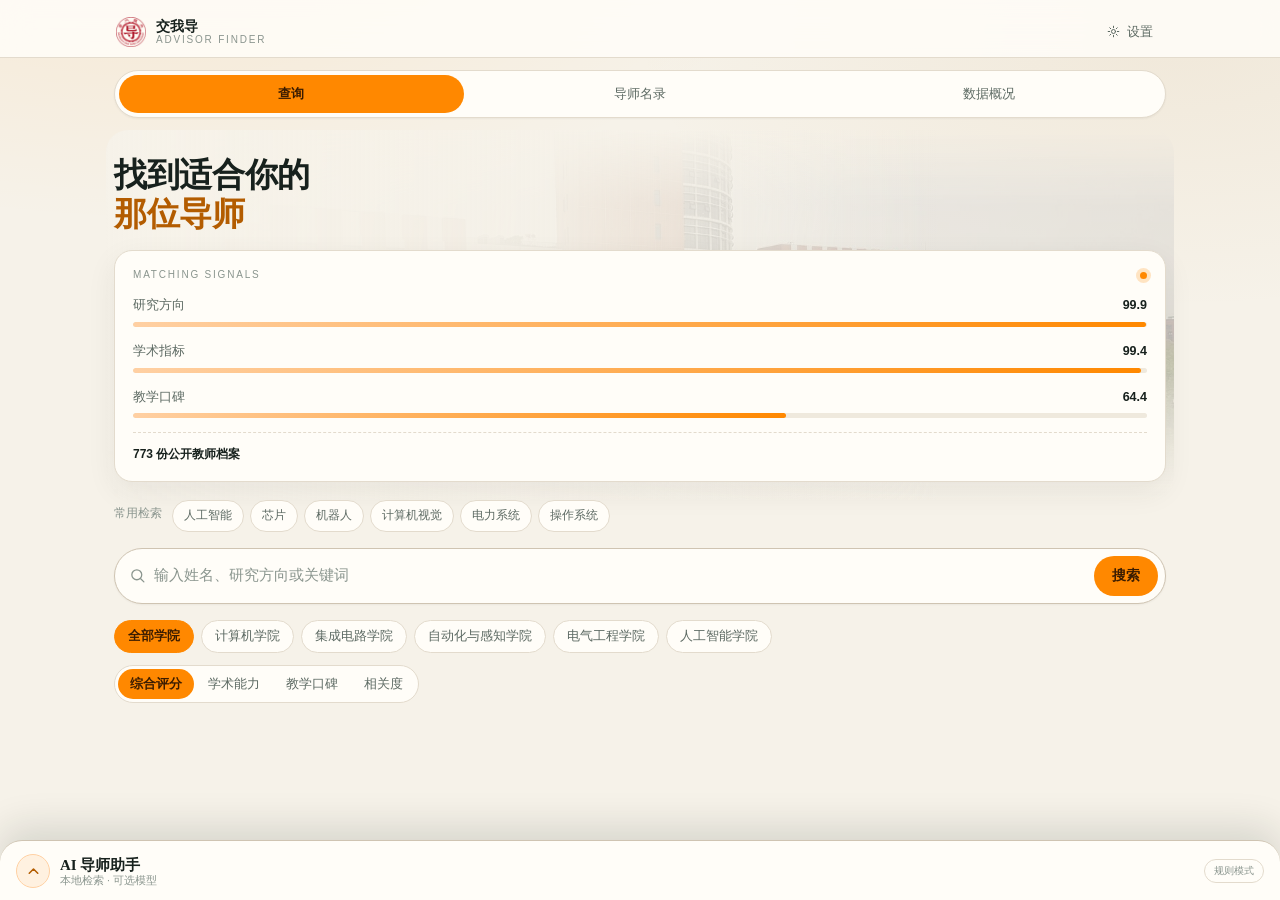
<file: mobile/android/assets/www/index.html>
<!DOCTYPE html>
<html lang="zh-CN" data-theme="light">
<head>
  <meta charset="UTF-8">
  <meta name="viewport" content="width=device-width, initial-scale=1.0, maximum-scale=1.0, user-scalable=no, viewport-fit=cover">
  <meta name="color-scheme" content="light dark">
  <meta name="theme-color" content="#f6f2e9">
  <title>交我导</title>
  <link rel="icon" href="img/icon.png">
  <link rel="stylesheet" href="css/style.css?v=20261123v27">
  <link rel="stylesheet" href="mobile.css?v=20261123v27">
  <script>
    /* 在样式生效前恢复主题，避免刷新后闪回浅色 */
    try {
      var saved = localStorage.getItem("theme");
      if (saved === "dark" || saved === "light") {
        document.documentElement.dataset.theme = saved;
      }
    } catch (e) { /* 忽略 */ }
  </script>
</head>
<body>
  <header class="topbar">
    <div class="topbar-inner">
      <a class="brand" href="#" id="brand-home">
        <img class="brand-mark" src="img/icon.png" alt="">
        <span class="brand-text">
          <span class="brand-name" data-i18n="brand.name">交我导</span>
          <span class="brand-sub" data-i18n="brand.sub">ADVISOR FINDER</span>
        </span>
      </a>
      <nav class="topnav">
        <button id="settings-btn" class="nav-btn" type="button">
          <svg viewBox="0 0 24 24" aria-hidden="true">
            <circle cx="12" cy="12" r="3.2"></circle>
            <path d="M12 3.5v2.4M12 18.1v2.4M3.5 12h2.4M18.1 12h2.4M6 6l1.7 1.7M16.3 16.3l1.7 1.7M18 6l-1.7 1.7M7.7 16.3l-1.7 1.7"></path>
          </svg>
          <span data-i18n="nav.settings">设置</span>
        </button>
      </nav>
    </div>
  </header>

  <main class="shell">
    <section id="view-search" class="view">
      <nav class="view-tabs" role="tablist">
        <button class="view-tab active" data-view="search" type="button">
          <span data-i18n="tabs.search">查询</span><em data-i18n="tabs.sub.search">SEARCH</em>
        </button>
        <button class="view-tab" data-view="directory" type="button">
          <span data-i18n="tabs.directory">导师名录</span><em data-i18n="tabs.sub.directory">DIRECTORY</em>
        </button>
        <button class="view-tab" data-view="overview" type="button">
          <span data-i18n="tabs.overview">数据概况</span><em data-i18n="tabs.sub.overview">OVERVIEW</em>
        </button>
      </nav>

      <section class="hero" data-pane="search">
        <div class="hero-copy">
          <h1 class="hero-title">
            <span data-i18n="hero.title1">找到适合你的</span><br>
            <span class="accent" data-i18n="hero.title2">那位导师</span>
          </h1>
        </div>
        <aside class="hero-panel">
          <div class="panel-top">
            <span class="panel-kicker" data-i18n="hero.panel">MATCHING SIGNALS</span>
            <span class="panel-dot"></span>
          </div>
          <div class="signal">
            <div class="signal-head"><span data-i18n="hero.signal.direction">研究方向</span><b id="signal-direction">0</b></div>
            <div class="signal-track"><i id="bar-direction" style="width:0%"></i></div>
          </div>
          <div class="signal">
            <div class="signal-head"><span data-i18n="hero.signal.academic">学术指标</span><b id="signal-academic">0</b></div>
            <div class="signal-track"><i id="bar-academic" style="width:0%"></i></div>
          </div>
          <div class="signal">
            <div class="signal-head"><span data-i18n="hero.signal.teaching">教学口碑</span><b id="signal-teaching">0</b></div>
            <div class="signal-track"><i id="bar-teaching" style="width:0%"></i></div>
          </div>
          <div class="panel-foot"><span id="panel-total">0</span> <span data-i18n="hero.panelFoot">份公开教师档案</span></div>
        </aside>
      </section>

      <section class="search-panel" data-pane="search">
        <div class="query-chips" id="query-chips">
          <span class="query-chips-label" data-i18n="chips.label">常用检索</span>
          <div class="query-chip-list">
            <button class="query-chip" data-q="人工智能" data-i18n="chip.ai" type="button">人工智能</button>
            <button class="query-chip" data-q="芯片" data-i18n="chip.chip" type="button">芯片</button>
            <button class="query-chip" data-q="机器人" data-i18n="chip.robot" type="button">机器人</button>
            <button class="query-chip" data-q="计算机视觉" data-i18n="chip.cv" type="button">计算机视觉</button>
            <button class="query-chip" data-q="电力系统" data-i18n="chip.power" type="button">电力系统</button>
            <button class="query-chip" data-q="操作系统" data-i18n="chip.os" type="button">操作系统</button>
          </div>
        </div>

        <form id="search-form" class="search-bar" role="search">
          <svg class="search-icon" viewBox="0 0 24 24" aria-hidden="true">
            <circle cx="11" cy="11" r="7"></circle>
            <path d="M16.5 16.5L21 21"></path>
          </svg>
          <input id="search-input" class="search-input" type="search" autocomplete="off"
                 placeholder="输入姓名、研究方向或关键词" data-i18n-placeholder="search.placeholder">
          <button id="clear-btn" class="clear-btn hidden" type="button" data-i18n="search.clear">清除</button>
          <button class="btn btn-primary" type="submit" data-i18n="search.button">搜索</button>
        </form>

        <div class="filters">
          <div id="college-pills" class="college-pills"></div>
          <div class="sort-wrap">
            <div id="sort-group" class="sort-group">
              <button class="sort-btn active" data-sort="score" type="button" data-i18n="sort.score">综合评分</button>
              <button class="sort-btn" data-sort="academic" type="button" data-i18n="sort.academic">学术能力</button>
              <button class="sort-btn" data-sort="teaching" type="button" data-i18n="sort.teaching">教学口碑</button>
              <button class="sort-btn" data-sort="relevance" type="button" data-i18n="sort.relevance">相关度</button>
            </div>
          </div>
        </div>
      </section>

      <section class="stats" id="stats" data-pane="directory"></section>

      <section id="results" class="results" data-pane="directory">
        <div class="results-head">
          <div>
            <span class="section-kicker" data-i18n="dir.kicker">DIRECTORY</span>
            <h2 class="results-title" data-i18n="dir.title">导师名录</h2>
          </div>
          <div class="results-tools">
            <button id="edit-query" class="ghost-link" type="button" data-i18n="dir.editQuery">修改检索条件</button>
            <span id="results-count" class="results-count"></span>
          </div>
        </div>
        <div id="results-list" class="results-list"></div>
        <div class="pagination" id="pagination">
          <button id="load-more" class="btn btn-ghost" type="button" data-i18n="dir.loadMore">加载更多</button>
        </div>
        <div id="empty" class="empty hidden">
          <p class="empty-title" data-i18n="dir.empty.title">没有找到匹配的教师</p>
          <p class="empty-sub" data-i18n="dir.empty.sub">试试更换关键词或学院</p>
        </div>
      </section>

      <section id="pane-overview" class="pane hidden" data-pane="overview">
        <header class="pane-head">
          <span class="section-kicker" data-i18n="insight.kicker">OVERVIEW</span>
          <h2 class="pane-title" data-i18n="insight.title">数据概况</h2>
        </header>

        <div class="insight-grid">
          <section class="panel">
            <div class="section-title" data-i18n="insight.colleges">学院分布</div>
            <div id="insight-colleges" class="chart-box chart-box-sm"></div>
          </section>

          <section class="panel">
            <div class="section-title" data-i18n="insight.coverage">字段覆盖率</div>
            <div id="insight-coverage" class="coverage-table"></div>
          </section>

          <section class="panel wide">
            <div class="section-title" data-i18n="insight.scores">综合评分分布</div>
            <div id="insight-scores" class="chart-box chart-box-sm"></div>
            <div id="insight-top" class="top-score-list"></div>
          </section>

          <section class="panel wide">
            <div class="section-title" data-i18n="insight.clusters">研究方向聚类</div>
            <div id="insight-clusters" class="cluster-grid"></div>
          </section>

          <section class="panel">
            <div class="section-title" data-i18n="insight.communities">研究相似社区</div>
            <div id="insight-communities" class="community-list"></div>
          </section>

          <section class="panel">
            <div class="section-title" data-i18n="insight.rules">关联规则</div>
            <div id="insight-rules" class="rule-table"></div>
          </section>
        </div>
      </section>
    </section>

    <section id="view-detail" class="view hidden">
      <div id="detail-root" class="detail-root"></div>
    </section>
  </main>

  <!-- AI 对话抽屉：本地教师库检索 + 可选 OpenAI 兼容 API（先检索证据再生成） -->
  <section id="ai-sheet" class="ai-sheet" data-state="peek" aria-label="AI 导师助手">
    <header id="ai-handle" class="ai-handle">
      <button id="ai-tri" class="ai-tri" type="button" aria-label="展开 AI 对话" aria-expanded="false">
        <svg viewBox="0 0 24 24" aria-hidden="true"><path d="M6 14.5l6-6 6 6"></path></svg>
      </button>
      <div class="ai-handle-copy">
        <span class="ai-handle-title" data-i18n="ai.title">AI 导师助手</span>
        <span class="ai-handle-sub" data-i18n="ai.sub.mobile">本地检索 · 可选模型</span>
      </div>
      <span id="ai-engine" class="ai-engine" data-i18n="ai.engine.rule">规则模式</span>
    </header>

    <div class="ai-body">
      <div id="ai-messages" class="ai-messages" role="log" aria-live="polite"></div>
      <div class="ai-composer-wrap">
        <div id="ai-suggest" class="ai-suggest"></div>
        <form id="ai-form" class="ai-composer">
          <textarea id="ai-input" class="ai-input" rows="1" maxlength="500"
                    placeholder="例如：我喜欢数据挖掘，推荐几位导师"
                    data-i18n-placeholder="ai.placeholder"></textarea>
          <div class="ai-composer-side">
            <button id="ai-clear" class="ai-clear" type="button" data-i18n="ai.clear">清空对话</button>
            <button id="ai-send" class="btn btn-primary ai-send" type="submit"
                    data-i18n="ai.send">发送</button>
          </div>
        </form>
        <div class="ai-foot">
          <span data-i18n="ai.disclaimer.mobile">回答优先依据本地教师库；启用 API 时会先检索证据再生成，结果仍可追溯。</span>
        </div>
      </div>
    </div>
  </section>

  <div id="settings-backdrop" class="settings-backdrop hidden"></div>
  <aside id="settings-drawer" class="settings-drawer hidden" role="dialog" aria-modal="true">
    <header class="settings-head">
      <div>
        <span class="section-kicker" data-i18n="settings.kicker">SETTINGS</span>
        <h2 data-i18n="settings.title">设置</h2>
      </div>
      <button id="settings-close" class="settings-close" type="button" aria-label="关闭">×</button>
    </header>

    <div class="settings-body">
      <section class="settings-group">
        <h3 class="settings-title" data-i18n="settings.appearance">外观</h3>
        <div class="seg" role="group">
          <button class="seg-btn" data-theme-choice="light" type="button" data-i18n="settings.theme.light">浅色</button>
          <button class="seg-btn" data-theme-choice="dark" type="button" data-i18n="settings.theme.dark">深色</button>
        </div>
      </section>

      <section class="settings-group">
        <h3 class="settings-title" data-i18n="settings.language">语言</h3>
        <div class="seg" role="group">
          <button class="seg-btn" data-lang-choice="zh" type="button">中文</button>
          <button class="seg-btn" data-lang-choice="en" type="button">English</button>
        </div>
      </section>

      <section class="settings-group">
        <h3 class="settings-title" data-i18n="settings.ai">AI 服务</h3>
        <label class="settings-check">
          <input id="ai-api-enabled" type="checkbox">
          <span data-i18n="settings.ai.enable">启用 API 回答</span>
        </label>
        <label class="settings-field">
          <span data-i18n="settings.ai.base">站点</span>
          <input id="ai-api-base" type="url" autocomplete="off" placeholder="https://api.deepseek.com/v1">
        </label>
        <label class="settings-field">
          <span data-i18n="settings.ai.model">模型</span>
          <input id="ai-api-model" type="text" autocomplete="off" placeholder="deepseek-flash">
        </label>
        <label class="settings-field">
          <span data-i18n="settings.ai.key">API Key</span>
          <input id="ai-api-key" type="password" autocomplete="new-password" placeholder="sk-...">
        </label>
        <div class="settings-actions">
          <button id="ai-api-save" class="btn btn-primary" type="button" data-i18n="settings.ai.save">保存</button>
          <button id="ai-api-test" class="btn btn-ghost" type="button" data-i18n="settings.ai.test">测试连接</button>
        </div>
        <p id="ai-api-status" class="settings-note"></p>
        <p class="settings-note" data-i18n="settings.ai.note">Key 仅保存在本机 WebView（localStorage），不写入项目仓库；共用设备请勿保存长期 Key。</p>
      </section>

      <section class="settings-group settings-foot">
        <h3 class="settings-title" data-i18n="settings.links">相关链接</h3>
        <a class="settings-link" target="_blank" rel="noopener"
           href="https://github.com/IcekyPrime/Mining-Faculty-Profiles-for-Personalized-Advisor-Recommendation"
           data-i18n="settings.github">GitHub 项目主页</a>
        <p class="settings-note" data-i18n="settings.disclaimer">数据来自各学院公开教师主页与公开学术接口，仅供课程学习；评分与排序仅作检索参考，不构成选导师建议。</p>
      </section>
    </div>
  </aside>

  <script src="js/mobile-env.js?v=20261123v27"></script>
  <script src="data.js?v=20261123v27"></script>
  <script src="js/mobile-api.js?v=20261123v27"></script>
  <script src="js/echarts.min.js?v=20261123v27"></script>
  <script src="js/i18n.js?v=20261123v27"></script>
  <script src="js/app.js?v=20261123v27"></script>
  <script src="js/mobile-chrome.js?v=20261123v27"></script>
  <script src="js/mobile-ai.js?v=20261123v27"></script>
</body>
</html>
</file>
<file: mobile/android/assets/www/css/style.css>
/* ================================================================
   交我导 · 前端样式
   设计参考：test 分支的米色底 + 绿色辅助色方案
   ================================================================ */

:root {
  --bg: #f6f2e9;
  --surface: #fffdf8;
  --surface-2: #efe9dd;
  --surface-3: #e8e0d1;
  --ink: #17211d;
  --ink-2: #5d6a63;
  --ink-3: #8a958e;
  --line: #e3dbcd;
  --line-strong: #cfc4b2;
  --accent: #ff8800;
  --accent-ink: #3a1c00;
  --accent-text: #b35c00;
  --accent-soft: #fff1e0;
  --accent-line: #ffd0a3;
  --danger: #c0392b;
  --gold: #b27a2c;
  --gold-soft: #faf0db;
  --gold-line: #ecd6ad;
  --topbar: rgba(255, 253, 248, 0.86);
  --shadow-sm: 0 1px 2px rgba(37, 43, 37, 0.05);
  --shadow-md: 0 10px 30px rgba(37, 43, 37, 0.07);
  --shadow-lg: 0 18px 48px rgba(37, 43, 37, 0.11);
  --radius: 18px;
  --radius-sm: 10px;
  --radius-xs: 7px;
  --display: "Iowan Old Style", "Palatino Linotype", "Songti SC", "Noto Serif SC", Georgia, serif;
  --sans: "Inter", "PingFang SC", "Microsoft YaHei", "Helvetica Neue", Arial, sans-serif;
}

html[data-theme="dark"] {
  --bg: #101613;
  --surface: #17201c;
  --surface-2: #1c2722;
  --surface-3: #24332c;
  --ink: #e9efe9;
  --ink-2: #a7b4ac;
  --ink-3: #75837b;
  --line: #293730;
  --line-strong: #3b4c43;
  --accent: #33ffcc;
  --accent-ink: #04211c;
  --accent-text: #33ffcc;
  --accent-soft: #16362f;
  --accent-line: #2f6b5d;
  --danger: #ff6b5a;
  --gold: #dfb15f;
  --gold-soft: #332817;
  --gold-line: #5b4627;
  --topbar: rgba(23, 32, 28, 0.86);
  --shadow-sm: 0 1px 2px rgba(0, 0, 0, 0.25);
  --shadow-md: 0 10px 30px rgba(0, 0, 0, 0.28);
  --shadow-lg: 0 18px 48px rgba(0, 0, 0, 0.36);
}

* { box-sizing: border-box; margin: 0; padding: 0; }
html { scroll-behavior: smooth; }
body {
  min-height: 100vh;
  background:
    radial-gradient(900px 420px at 12% -8%, color-mix(in srgb, var(--accent) 10%, transparent), transparent 70%),
    radial-gradient(760px 380px at 92% 4%, color-mix(in srgb, var(--gold) 8%, transparent), transparent 72%),
    var(--bg);
  color: var(--ink);
  font-family: var(--sans);
  font-size: 14px;
  line-height: 1.65;
  -webkit-font-smoothing: antialiased;
}
a { color: inherit; text-decoration: none; }
button, input { font: inherit; }
button { cursor: pointer; -webkit-tap-highlight-color: transparent; }
.hidden { display: none !important; }
::selection { background: color-mix(in srgb, var(--accent) 30%, transparent); }

/* ---------------------------------------------------------------- 顶栏 */
.topbar {
  position: sticky;
  top: 0;
  z-index: 30;
  background: var(--topbar);
  backdrop-filter: blur(14px);
  border-bottom: 1px solid var(--line);
}
.topbar-inner {
  max-width: 1080px;
  margin: 0 auto;
  padding: 12px 24px;
  display: flex;
  align-items: center;
  justify-content: space-between;
}
.brand { display: flex; align-items: center; gap: 10px; }
.brand-mark {
  width: 34px; height: 34px;
  border-radius: 10px;
  object-fit: cover;
  display: block;
}
.brand-text { display: flex; flex-direction: column; line-height: 1.15; }
.brand-name { font-size: 15px; font-weight: 700; letter-spacing: .01em; }
.brand-sub { font-size: 10px; letter-spacing: .18em; color: var(--ink-3); }

.topnav { display: flex; align-items: center; gap: 6px; }
.nav-link, .nav-btn {
  border: 1px solid transparent;
  background: transparent;
  color: var(--ink-2);
  font-size: 13px;
  padding: 6px 12px;
  border-radius: 999px;
  transition: background .15s, color .15s, border-color .15s;
}
.nav-link:hover, .nav-btn:hover { color: var(--ink); background: var(--surface-2); }
.nav-btn { display: inline-flex; align-items: center; gap: 6px; }
.nav-btn svg {
  width: 15px; height: 15px;
  fill: none; stroke: currentColor; stroke-width: 1.6;
  stroke-linecap: round;
}

/* ---------------------------------------------------------------- 外层 */
.shell { max-width: 1080px; margin: 0 auto; padding: 22px 24px 72px; }
.view.hidden { display: none; }

/* ---------------------------------------------------------------- 视图切换 */
.view-tabs {
  display: inline-flex;
  gap: 4px;
  padding: 4px;
  border: 1px solid var(--line);
  border-radius: 999px;
  background: var(--surface);
  box-shadow: var(--shadow-sm);
  margin-bottom: 26px;
}
.view-tab {
  display: inline-flex;
  align-items: baseline;
  gap: 7px;
  border: none;
  background: transparent;
  color: var(--ink-2);
  padding: 8px 18px;
  border-radius: 999px;
  font-size: 13.5px;
  transition: background .15s, color .15s;
}
.view-tab em {
  font-style: normal;
  font-size: 9.5px;
  letter-spacing: .16em;
  color: var(--ink-3);
}
.view-tab:hover { color: var(--ink); }
.view-tab.active { background: var(--accent); color: var(--accent-ink); font-weight: 600; }
.view-tab.active em { color: color-mix(in srgb, var(--accent-ink) 62%, transparent); }

/* ---------------------------------------------------------------- 首页 */
.hero {
  display: grid;
  grid-template-columns: minmax(0, 1.35fr) minmax(0, 0.85fr);
  gap: 34px;
  align-items: center;
  padding: 24px 0 34px;
}
.eyebrow {
  font-size: 10.5px;
  letter-spacing: .2em;
  color: var(--ink-3);
}
.hero-title {
  font-family: var(--display);
  font-size: 46px;
  line-height: 1.18;
  font-weight: 600;
  letter-spacing: -0.01em;
  margin-top: 8px;
}
.hero-title .accent { color: var(--accent-text); }
.hero-credit { display: none; }

/* 实景封面：右侧透出校园照片，左侧渐隐保证标题可读 */
.hero { position: relative; isolation: isolate; }
.hero::before {
  content: "";
  position: absolute;
  inset: -18px -26px 0;
  z-index: -2;
  border-radius: 30px;
  background: url("../img/campus.jpg") center 42% / cover no-repeat;
  opacity: 0.58;
  filter: saturate(1.02) contrast(1.04) brightness(0.98);
  -webkit-mask-image:
    linear-gradient(100deg, transparent 0%, rgba(0, 0, 0, 0.38) 34%, #000 66%),
    linear-gradient(180deg, transparent 0%, #000 20%, #000 62%, transparent 96%);
  mask-image:
    linear-gradient(100deg, transparent 0%, rgba(0, 0, 0, 0.38) 34%, #000 66%),
    linear-gradient(180deg, transparent 0%, #000 20%, #000 62%, transparent 96%);
  -webkit-mask-composite: source-in;
  mask-composite: intersect;
  pointer-events: none;
}
html[data-theme="dark"] .hero::before {
  opacity: 0.66;
  filter: saturate(0.88) brightness(1.04);
}
.hero::after {
  content: "";
  position: absolute;
  inset: -18px -26px 0;
  z-index: -1;
  border-radius: 30px;
  background:
    linear-gradient(90deg, var(--bg) 0%, color-mix(in srgb, var(--bg) 62%, transparent) 44%, transparent 78%),
    linear-gradient(180deg, transparent 66%, color-mix(in srgb, var(--bg) 82%, transparent) 100%);
  pointer-events: none;
}
.hero-copy, .hero-panel { position: relative; }
@media (max-width: 1020px) {
  .hero::before { inset: -10px -14px 0; opacity: 0.32; }
  html[data-theme="dark"] .hero::before { opacity: 0.4; }
}
@media (max-width: 560px) {
  .hero::before { inset: -6px -8px 0; opacity: 0.26; }
  html[data-theme="dark"] .hero::before { opacity: 0.34; }
}

.hero-panel {
  border: 1px solid var(--line);
  border-radius: var(--radius);
  background: var(--surface);
  box-shadow: var(--shadow-md);
  padding: 20px 22px;
}
.panel-top {
  display: flex;
  align-items: center;
  justify-content: space-between;
  margin-bottom: 16px;
}
.panel-kicker { font-size: 10px; letter-spacing: .18em; color: var(--ink-3); }
.panel-dot {
  width: 7px; height: 7px; border-radius: 50%;
  background: var(--accent);
  box-shadow: 0 0 0 4px color-mix(in srgb, var(--accent) 22%, transparent);
}
.signal + .signal { margin-top: 14px; }
.signal-head {
  display: flex; justify-content: space-between;
  font-size: 12.5px; color: var(--ink-2); margin-bottom: 6px;
}
.signal-head b { color: var(--ink); font-weight: 600; }
.signal-track {
  height: 5px; border-radius: 99px;
  background: var(--surface-2);
  overflow: hidden;
}
.signal-track i {
  display: block; height: 100%;
  background: linear-gradient(90deg, var(--accent-line), var(--accent));
  border-radius: 99px;
  transition: width .6s ease;
}
.panel-foot {
  margin-top: 18px; padding-top: 14px;
  border-top: 1px dashed var(--line);
  font-size: 12px; color: var(--ink-3);
}
.panel-foot span { color: var(--ink); font-weight: 600; }

/* ---------------------------------------------------------------- 检索区 */
.search-panel { display: flex; flex-direction: column; gap: 16px; position: relative; z-index: 1; }
.query-chips {
  display: flex;
  align-items: flex-start;
  flex-wrap: wrap;
  margin-bottom: -8px;
}
.query-chips-label {
  flex: 0 0 auto;
  font-size: 11.5px;
  line-height: 27px;
  color: var(--ink-3);
  margin: 0 14px 8px 0;
  white-space: nowrap;
}
.query-chip-list {
  flex: 1 1 auto;
  display: flex;
  flex-wrap: wrap;
  min-width: 0;
}
.query-chip {
  flex: 0 0 auto;
  border: 1px solid var(--line);
  background: var(--surface);
  color: var(--ink-2);
  font-size: 12.5px;
  padding: 5px 13px;
  border-radius: 999px;
  margin: 0 8px 8px 0;
  white-space: nowrap;
  transition: border-color .15s, color .15s, background .15s;
}
.query-chip:last-child { margin-right: 0; }
.query-chip:hover {
  border-color: var(--accent-line);
  color: var(--ink);
  background: var(--accent-soft);
}
.search-bar {
  display: flex;
  align-items: center;
  gap: 10px;
  padding: 8px 8px 8px 16px;
  border: 1px solid var(--line-strong);
  border-radius: 999px;
  background: var(--surface);
  box-shadow: var(--shadow-sm);
  transition: border-color .15s, box-shadow .15s;
}
.search-bar:focus-within {
  border-color: var(--accent-text);
  box-shadow: 0 0 0 4px color-mix(in srgb, var(--accent) 26%, transparent);
}
.search-icon {
  width: 17px; height: 17px; flex-shrink: 0;
  fill: none; stroke: var(--ink-3); stroke-width: 1.8; stroke-linecap: round;
}
.search-input {
  flex: 1; min-width: 0;
  border: none; outline: none; background: transparent;
  color: var(--ink); font-size: 15px;
}
.search-input::placeholder { color: var(--ink-3); }
.clear-btn {
  border: none; background: transparent;
  color: var(--ink-3); font-size: 12.5px; padding: 2px 6px;
}
.clear-btn:hover { color: var(--ink); }

.btn {
  border: none; border-radius: 999px;
  font-size: 13.5px; font-weight: 600;
  padding: 9px 22px;
  transition: filter .15s, background .15s;
}
.btn-primary { background: var(--accent); color: var(--accent-ink); }
.btn-primary:hover { filter: brightness(.94); }
.btn-ghost {
  background: var(--surface);
  border: 1px solid var(--line);
  color: var(--ink-2);
  font-weight: 500;
}
.btn-ghost:hover { border-color: var(--line-strong); color: var(--ink); }

.filters {
  display: flex; align-items: center; justify-content: space-between;
  gap: 16px; flex-wrap: wrap;
}
.college-pills { display: flex; gap: 7px; flex-wrap: wrap; }
.pill {
  border: 1px solid var(--line);
  background: var(--surface);
  color: var(--ink-2);
  font-size: 12.5px;
  padding: 5px 13px;
  border-radius: 999px;
  transition: border-color .15s, color .15s, background .15s;
}
.pill:hover { border-color: var(--line-strong); color: var(--ink); }
.pill.active {
  background: var(--accent);
  border-color: var(--accent);
  color: var(--accent-ink);
  font-weight: 600;
}
.sort-group {
  display: inline-flex; gap: 2px;
  padding: 3px;
  border: 1px solid var(--line);
  border-radius: 999px;
  background: var(--surface);
}
.sort-btn {
  border: none; background: transparent;
  color: var(--ink-2); font-size: 12.5px;
  padding: 5px 12px; border-radius: 999px;
  transition: background .15s, color .15s;
}
.sort-btn:hover { color: var(--ink); background: var(--surface-2); }
.sort-btn.active { background: var(--accent); color: var(--accent-ink); font-weight: 600; }

/* ---------------------------------------------------------------- 统计卡 */
.stats {
  display: grid;
  grid-template-columns: repeat(4, 1fr);
  gap: 14px;
  margin: 34px 0 30px;
}
.stat-card {
  position: relative;
  overflow: hidden;
  border: 1px solid var(--line);
  border-radius: var(--radius);
  background: var(--surface);
  box-shadow: var(--shadow-sm);
  padding: 18px 20px;
}
.stat-index {
  position: absolute; top: 16px; left: 20px;
  font-size: 10px; letter-spacing: .14em; color: var(--ink-3);
}
.stat-value {
  font-family: var(--display);
  font-size: 30px; font-weight: 600;
  letter-spacing: -0.01em;
  margin-top: 14px;
  font-variant-numeric: tabular-nums;
}
.stat-label { font-size: 12px; color: var(--ink-3); margin-top: 2px; }
.stat-orbit {
  position: absolute; right: -18px; bottom: -22px;
  width: 76px; height: 76px; border-radius: 50%;
  background: color-mix(in srgb, var(--accent) 30%, transparent);
  opacity: .55;
}

/* ---------------------------------------------------------------- 名录 */
.results-head {
  display: flex; align-items: flex-end; justify-content: space-between;
  gap: 16px; margin-bottom: 16px;
}
.section-kicker {
  display: block;
  font-size: 10px; letter-spacing: .2em;
  color: var(--ink-3);
}
.results-title {
  font-family: var(--display);
  font-size: 27px; font-weight: 600;
  margin-top: 2px;
}
.results-tools { display: flex; align-items: center; gap: 14px; }
.ghost-link {
  border: none; background: transparent;
  color: var(--ink-2); font-size: 12.5px;
  border-bottom: 1px dashed var(--line-strong);
  padding-bottom: 1px;
}
.ghost-link:hover { color: var(--ink); }
.results-count { font-size: 12.5px; color: var(--ink-3); }

.results-list { display: flex; flex-direction: column; gap: 14px; }

.teacher-card {
  position: relative;
  display: grid;
  grid-template-columns: minmax(0, 1fr) 150px;
  gap: 22px;
  border: 1px solid var(--line);
  border-radius: var(--radius);
  background: var(--surface);
  box-shadow: var(--shadow-sm);
  padding: 20px 22px 20px 26px;
  cursor: pointer;
  transition: border-color .16s, box-shadow .16s, transform .16s;
}
.teacher-card::before {
  content: "";
  position: absolute; left: 0; top: 18px; bottom: 18px;
  width: 4px; border-radius: 0 4px 4px 0;
  background: var(--accent);
}
.teacher-card:hover {
  border-color: var(--accent-line);
  box-shadow: var(--shadow-md);
  transform: translateY(-1px);
}
.tc-top { display: flex; gap: 14px; }
.tc-avatar {
  flex-shrink: 0;
  width: 44px; height: 44px;
  border-radius: 12px;
  background: var(--accent-soft);
  color: var(--accent-text);
  font-family: var(--display);
  font-size: 19px; font-weight: 600;
  display: flex; align-items: center; justify-content: center;
}
.tc-main { flex: 1; min-width: 0; }
.tc-name-row { display: flex; align-items: baseline; gap: 8px; flex-wrap: wrap; }
.tc-name { font-family: var(--display); font-size: 18px; font-weight: 600; }
.tc-title { font-size: 12.5px; color: var(--ink-2); }
.tc-meta { font-size: 11.5px; color: var(--ink-3); margin-top: 2px; }
.tc-dir {
  font-size: 13px;
  color: var(--ink-2);
  margin-top: 8px;
  display: -webkit-box;
  -webkit-line-clamp: 2;
  -webkit-box-orient: vertical;
  overflow: hidden;
}
.tc-tags { display: flex; flex-wrap: wrap; gap: 6px; margin-top: 10px; }
.tag {
  font-size: 11.5px;
  color: var(--accent-text);
  background: var(--accent-soft);
  border: 1px solid var(--accent-line);
  border-radius: 999px;
  padding: 1px 9px;
  cursor: pointer;
}
.tag:hover { filter: brightness(.96); }
.badge {
  font-size: 11.5px;
  color: var(--gold);
  background: var(--gold-soft);
  border: 1px solid var(--gold-line);
  border-radius: 999px;
  padding: 1px 9px;
  max-width: 240px;
  overflow: hidden;
  text-overflow: ellipsis;
  white-space: nowrap;
}
.tc-metrics { display: flex; gap: 14px; flex-wrap: wrap; margin-top: 12px; }
.metric { font-size: 11.5px; color: var(--ink-3); }
.metric b { color: var(--ink); font-weight: 600; margin-left: 3px; }
.imputed-value { color: var(--danger) !important; }

.tc-score {
  border-left: 1px solid var(--line);
  padding-left: 20px;
  display: flex; flex-direction: column;
  align-items: flex-end; justify-content: center;
  text-align: right;
}
.tc-score-label { font-size: 10px; letter-spacing: .12em; color: var(--ink-3); }
.tc-score-value {
  font-family: var(--display);
  font-size: 30px; font-weight: 600;
  color: var(--accent-text);
  font-variant-numeric: tabular-nums;
  line-height: 1.15;
}
.tc-score-sub { font-size: 11px; color: var(--ink-3); margin-top: 2px; }

.pagination { display: flex; justify-content: center; margin-top: 24px; }
.empty { text-align: center; padding: 64px 0; }
.empty-title { font-size: 15px; font-weight: 600; }
.empty-sub { font-size: 12.5px; color: var(--ink-3); margin-top: 4px; }

/* ---------------------------------------------------------------- 概况 */
.pane-head { margin-bottom: 22px; }
.pane-title {
  font-family: var(--display);
  font-size: 27px; font-weight: 600;
}
.insight-grid {
  display: grid;
  grid-template-columns: repeat(2, minmax(0, 1fr));
  gap: 16px;
}
.panel {
  border: 1px solid var(--line);
  border-radius: var(--radius);
  background: var(--surface);
  box-shadow: var(--shadow-sm);
  padding: 20px 22px;
}
.panel.wide { grid-column: 1 / -1; }
.section-title {
  font-size: 14px; font-weight: 600;
  display: flex; align-items: center; gap: 8px;
  margin-bottom: 14px;
}
.section-title::before {
  content: "";
  width: 3px; height: 14px; border-radius: 2px;
  background: var(--accent);
}
.chart-box { width: 100%; height: 300px; }
.chart-box-sm { height: 240px; }

.coverage-table { display: flex; flex-direction: column; gap: 9px; }
.cov-row { display: grid; grid-template-columns: 76px 1fr 92px; gap: 10px; align-items: center; }
.cov-name { font-size: 12px; color: var(--ink-2); }
.cov-track { height: 7px; border-radius: 99px; background: var(--surface-2); overflow: hidden; }
.cov-track i {
  display: block; height: 100%; border-radius: 99px;
  background: linear-gradient(90deg, var(--accent-line), var(--accent));
}
.cov-val { font-size: 11.5px; color: var(--ink-3); text-align: right; font-variant-numeric: tabular-nums; }

.top-score-list {
  display: grid;
  grid-template-columns: repeat(2, 1fr);
  gap: 4px 26px;
  margin-top: 10px;
}
.top-row {
  display: flex; align-items: center; gap: 10px;
  padding: 7px 0; border-bottom: 1px dashed var(--line);
  font-size: 12.5px; cursor: pointer;
}
.top-row:hover .top-name { color: var(--accent-text); }
.top-rank { width: 18px; color: var(--ink-3); font-size: 11px; }
.top-name { flex: 1; color: var(--ink); }
.top-college { color: var(--ink-3); font-size: 11px; }
.top-score { font-weight: 600; color: var(--accent-text); font-variant-numeric: tabular-nums; }

.cluster-grid {
  display: grid;
  grid-template-columns: repeat(auto-fill, minmax(180px, 1fr));
  gap: 12px;
}
.cluster-card {
  border: 1px solid var(--line);
  border-radius: var(--radius-sm);
  background: var(--surface-2);
  padding: 12px 14px;
}
.cluster-size { font-family: var(--display); font-size: 20px; font-weight: 600; }
.cluster-label { font-size: 10.5px; color: var(--ink-3); letter-spacing: .08em; }
.cluster-kw { font-size: 11.5px; color: var(--ink-2); margin-top: 6px; line-height: 1.5; }

.community-list { display: flex; flex-direction: column; gap: 8px; }
.comm-row {
  display: flex; align-items: baseline; gap: 10px;
  padding-bottom: 8px; border-bottom: 1px dashed var(--line);
}
.comm-id { font-size: 11px; color: var(--ink-3); width: 34px; }
.comm-size { font-weight: 600; font-size: 13px; }
.comm-sample { font-size: 11.5px; color: var(--ink-3); flex: 1; }

.rule-table { display: flex; flex-direction: column; gap: 8px; }
.rule-row { font-size: 12px; color: var(--ink-2); line-height: 1.55; }
.rule-row b { color: var(--ink); font-weight: 600; }
.rule-arrow { color: var(--accent-text); margin: 0 4px; }
.rule-stat { color: var(--ink-3); font-size: 11px; margin-left: 6px; }

/* ---------------------------------------------------------------- 详情 */
.back-bar { margin-bottom: 16px; }
.back-btn {
  border: none; background: transparent;
  color: var(--ink-2); font-size: 13px;
  padding: 4px 0;
}
.back-btn:hover { color: var(--ink); }

.detail-tabs { display: inline-flex; gap: 4px; margin-bottom: 18px; }
.detail-tab {
  border: none; background: transparent;
  color: var(--ink-2); font-size: 13px;
  padding: 6px 14px; border-radius: 999px;
}
.detail-tab:hover { background: var(--surface-2); color: var(--ink); }
.detail-tab.active { background: var(--accent); color: var(--accent-ink); font-weight: 600; }

.profile-card {
  border: 1px solid var(--line);
  border-radius: var(--radius);
  background: var(--surface);
  box-shadow: var(--shadow-md);
  padding: 26px 28px;
}
.profile-head { display: flex; gap: 20px; align-items: flex-start; }
.profile-avatar {
  width: 64px; height: 64px;
  border-radius: 16px;
  background: var(--accent-soft);
  color: var(--accent-text);
  font-family: var(--display);
  font-size: 28px; font-weight: 600;
  display: flex; align-items: center; justify-content: center;
  flex-shrink: 0;
}
.profile-main { flex: 1; min-width: 0; }
.profile-name { font-family: var(--display); font-size: 28px; font-weight: 600; }
.profile-title { font-size: 13px; color: var(--ink-2); }
.profile-meta { font-size: 12px; color: var(--ink-3); margin-top: 2px; }
.profile-badges { display: flex; flex-wrap: wrap; gap: 6px; margin-top: 10px; }
.profile-score {
  border-left: 1px solid var(--line);
  padding-left: 20px;
  text-align: right;
  flex-shrink: 0;
}
.profile-score-label { font-size: 10px; letter-spacing: .12em; color: var(--ink-3); }
.profile-score-value {
  font-family: var(--display);
  font-size: 36px; font-weight: 600;
  color: var(--accent-text);
  line-height: 1.1;
}
.profile-score-sub { font-size: 11px; color: var(--ink-3); }

.metrics-row {
  display: grid;
  grid-template-columns: repeat(5, 1fr);
  gap: 12px;
  margin-top: 20px;
}
.metric-box {
  border: 1px solid var(--line);
  border-radius: var(--radius-sm);
  background: var(--surface-2);
  padding: 12px 14px;
}
.metric-box b {
  display: block;
  font-family: var(--display);
  font-size: 20px; font-weight: 600;
  font-variant-numeric: tabular-nums;
}
.metric-box span { font-size: 11px; color: var(--ink-3); }

.detail-grid { display: grid; grid-template-columns: repeat(2, minmax(0, 1fr)); gap: 16px; margin-top: 16px; }
.detail-col { display: flex; flex-direction: column; gap: 16px; }

.kv { display: flex; flex-direction: column; gap: 7px; }
.kv-item { font-size: 12.5px; color: var(--ink-2); word-break: break-all; }
.kv-item b { color: var(--ink-3); font-weight: 500; margin-right: 8px; font-size: 11.5px; }
.kv-item a { color: var(--accent-text); }
.kv-item a:hover { text-decoration: underline; }
.body-text { font-size: 13px; color: var(--ink-2); white-space: pre-wrap; }

.course-list, .paper-list, .similar-list { display: flex; flex-direction: column; gap: 9px; }
.course-item {
  display: flex; align-items: center; justify-content: space-between;
  gap: 12px; padding: 10px 12px;
  border: 1px solid var(--line);
  border-radius: var(--radius-sm);
}
.course-name { font-size: 12.5px; }
.course-code { font-size: 11px; color: var(--ink-3); margin-left: 6px; }
.course-rating { font-size: 12px; color: var(--gold); white-space: nowrap; }
.course-rating .cnt { color: var(--ink-3); }

.paper-item { border-left: 2px solid var(--line-strong); padding: 4px 0 4px 12px; }
.paper-title { font-size: 12.5px; line-height: 1.5; }
.paper-meta { font-size: 11px; color: var(--ink-3); margin-top: 2px; }

.similar-pill {
  display: inline-flex; align-items: baseline; gap: 6px;
  border: 1px solid var(--line);
  border-radius: 999px;
  padding: 5px 12px;
  font-size: 12.5px;
  background: var(--surface-2);
  cursor: pointer;
  margin: 0 6px 6px 0;
}
.similar-pill:hover { border-color: var(--accent-line); color: var(--accent-text); }
.similar-pill .sub { font-size: 10.5px; color: var(--ink-3); }

.muted-note { font-size: 12px; color: var(--ink-3); }

/* 评分构成 */
.score-parts { display: flex; flex-direction: column; gap: 10px; }
.score-row {
  display: grid;
  grid-template-columns: 92px 1fr 38px;
  gap: 10px;
  align-items: center;
}
.score-label {
  font-size: 12px;
  color: var(--ink-2);
  white-space: nowrap;
}
.score-label em {
  font-style: normal;
  font-size: 10px;
  color: var(--ink-3);
  margin-left: 4px;
}
.score-track {
  height: 7px;
  border-radius: 99px;
  background: var(--surface-2);
  overflow: hidden;
}
.score-track i {
  display: block;
  height: 100%;
  border-radius: 99px;
  background: linear-gradient(90deg, var(--accent-line), var(--accent));
}
.score-value {
  font-size: 12px;
  font-weight: 600;
  color: var(--ink);
  text-align: right;
  font-variant-numeric: tabular-nums;
}
.score-total {
  display: flex;
  align-items: baseline;
  justify-content: space-between;
  margin-top: 14px;
  padding-top: 12px;
  border-top: 1px dashed var(--line);
  font-size: 12px;
  color: var(--ink-3);
}
.score-total b {
  font-family: var(--display);
  font-size: 22px;
  color: var(--accent-text);
  font-variant-numeric: tabular-nums;
}
.chart-note {
  margin-top: 8px;
  font-size: 11px;
  line-height: 1.6;
  color: var(--ink-3);
}

/* ---------------------------------------------------------------- 设置抽屉 */
.settings-backdrop {
  position: fixed; inset: 0; z-index: 40;
  background: rgba(12, 18, 15, 0.42);
  backdrop-filter: blur(2px);
}
.settings-drawer {
  position: fixed; top: 0; right: 0; bottom: 0; z-index: 41;
  width: min(420px, 92vw);
  background: var(--surface);
  border-left: 1px solid var(--line);
  box-shadow: var(--shadow-lg);
  display: flex; flex-direction: column;
  animation: slide-in .22s ease;
}
@keyframes slide-in { from { transform: translateX(24px); opacity: .6; } to { transform: none; opacity: 1; } }
.settings-head {
  display: flex; align-items: flex-start; justify-content: space-between;
  padding: 22px 24px 16px;
  border-bottom: 1px solid var(--line);
}
.settings-head h2 { font-family: var(--display); font-size: 22px; font-weight: 600; }
.settings-close {
  border: none; background: transparent;
  font-size: 22px; line-height: 1; color: var(--ink-3);
  padding: 2px 4px;
}
.settings-close:hover { color: var(--ink); }
.settings-body { padding: 20px 24px 32px; overflow-y: auto; }
.settings-group { margin-bottom: 26px; }
.settings-title { font-size: 13px; font-weight: 600; margin-bottom: 10px; }
.seg {
  display: inline-flex; gap: 3px; padding: 3px;
  border: 1px solid var(--line);
  border-radius: 999px;
  background: var(--surface-2);
}
.seg-btn {
  border: none; background: transparent;
  color: var(--ink-2); font-size: 12.5px;
  padding: 6px 18px; border-radius: 999px;
}
.seg-btn:hover { color: var(--ink); }
.seg-btn.active { background: var(--accent); color: var(--accent-ink); font-weight: 600; }

.settings-foot {
  margin-top: 28px;
  padding-top: 18px;
  border-top: 1px solid var(--line);
}
.settings-link {
  display: inline-block;
  font-size: 13px;
  color: var(--accent-text);
  border-bottom: 1px dashed var(--accent-line);
  padding-bottom: 1px;
}
.settings-link:hover { filter: brightness(1.1); }
.settings-note {
  margin-top: 10px;
  font-size: 11.5px;
  line-height: 1.7;
  color: var(--ink-3);
}

/* ---------------------------------------------------------------- 响应式 */
@media (max-width: 900px) {
  .hero { grid-template-columns: 1fr; gap: 22px; }
  .hero-title { font-size: 36px; }
  .stats { grid-template-columns: repeat(2, 1fr); }
  .insight-grid { grid-template-columns: 1fr; }
  .top-score-list { grid-template-columns: 1fr; }
  .teacher-card { grid-template-columns: 1fr; }
  .tc-score {
    border-left: none; border-top: 1px solid var(--line);
    padding: 12px 0 0; align-items: flex-start; text-align: left;
  }
  .metrics-row { grid-template-columns: repeat(2, 1fr); }
  .detail-grid { grid-template-columns: 1fr; }
  .profile-head { flex-wrap: wrap; }
  .profile-score { border-left: none; padding-left: 0; text-align: left; }
}
</file>
<file: mobile/android/assets/www/mobile.css>
/* ================================================================
   交我导 · 移动端竖屏适配
   复用桌面端设计令牌与组件，仅覆盖窄屏布局与安全区
   ================================================================ */

:root {
  --safe-top: max(6px, env(safe-area-inset-top));
  --safe-bottom: max(10px, env(safe-area-inset-bottom));
}

html, body {
  max-width: 100%;
  overflow-x: hidden;
  overscroll-behavior-y: none;
  -webkit-text-size-adjust: 100%;
}

body {
  padding-bottom: var(--safe-bottom);
}

.topbar {
  padding-top: var(--safe-top);
}
.topbar-inner {
  padding: 8px 16px;
}
.brand-mark { width: 30px; height: 30px; border-radius: 9px; }
.brand-name { font-size: 14px; }
.nav-btn { padding: 6px 10px; }

.shell {
  padding: 12px 14px 40px;
}

/* 顶部标签 */
.view-tabs {
  display: flex;
  width: 100%;
  margin-bottom: 18px;
}
.view-tab {
  flex: 1 1 0;
  justify-content: center;
  padding: 8px 6px;
  font-size: 13px;
}
.view-tab em { display: none; }

/* 首页封面 */
.hero {
  grid-template-columns: 1fr;
  gap: 16px;
  padding: 12px 0 18px;
}
.hero::before {
  background-image: url("img/campus.jpg");
  inset: -6px -8px 0;
  opacity: 0.3;
  border-radius: 22px;
}
html[data-theme="dark"] .hero::before { opacity: 0.38; }
.hero::after {
  inset: -6px -8px 0;
  border-radius: 22px;
}
.hero-title { font-size: 33px; }
.hero-panel { padding: 16px 18px; }
.panel-top { margin-bottom: 12px; }
.panel-foot { margin-top: 14px; padding-top: 12px; }

/* 检索区 */
.query-chips { margin-bottom: -6px; }
.query-chips-label { line-height: 26px; margin-right: 10px; }
.query-chip {
  font-size: 12px;
  padding: 5px 11px;
  margin: 0 6px 6px 0;
}
.search-bar {
  padding: 7px 7px 7px 14px;
  gap: 8px;
}
.search-input { font-size: 15px; }
.btn { padding: 9px 18px; }

.filters {
  flex-direction: column;
  align-items: stretch;
  gap: 10px;
}
.college-pills {
  flex-wrap: nowrap;
  overflow-x: auto;
  padding-bottom: 2px;
  scrollbar-width: none;
}
.college-pills::-webkit-scrollbar { display: none; }
.college-pills .pill { flex: 0 0 auto; }
.sort-wrap { overflow-x: auto; scrollbar-width: none; }
.sort-wrap::-webkit-scrollbar { display: none; }
.sort-group { display: flex; width: max-content; }
.sort-btn { flex: 0 0 auto; }

/* 统计卡 */
.stats {
  grid-template-columns: repeat(2, minmax(0, 1fr));
  gap: 10px;
  margin: 22px 0 22px;
}
.stat-card { padding: 14px 16px; }
.stat-index { top: 12px; left: 16px; }
.stat-value { font-size: 26px; margin-top: 12px; }
.stat-orbit { width: 60px; height: 60px; }

/* 名录 */
.results-head {
  align-items: flex-start;
  flex-wrap: wrap;
  gap: 8px;
  margin-bottom: 12px;
}
.results-title { font-size: 23px; }
.results-tools { gap: 10px; }
.teacher-card {
  grid-template-columns: 1fr;
  gap: 12px;
  padding: 16px 16px 14px 18px;
}
.teacher-card::before { top: 14px; bottom: 14px; }
.tc-avatar { width: 40px; height: 40px; font-size: 17px; }
.tc-name { font-size: 17px; }
.tc-name-row { gap: 6px; }
.tc-dir { font-size: 12.5px; margin-top: 6px; }
.tc-metrics { gap: 10px; margin-top: 10px; }
.tc-score {
  border-left: none;
  border-top: 1px solid var(--line);
  padding: 10px 0 0;
  flex-direction: row;
  align-items: baseline;
  justify-content: flex-start;
  gap: 10px;
  text-align: left;
}
.tc-score-label { letter-spacing: 0; }
.tc-score-value { font-size: 26px; }
.tc-score-sub { display: none; }
.badge { max-width: 180px; }

/* 详情 */
.back-bar { margin-bottom: 12px; }
.detail-tabs {
  display: flex;
  width: 100%;
  overflow-x: auto;
  margin-bottom: 14px;
  scrollbar-width: none;
}
.detail-tabs::-webkit-scrollbar { display: none; }
.detail-tab { flex: 0 0 auto; padding: 6px 12px; }
.profile-card { padding: 18px 16px; }
.profile-head { gap: 14px; }
.profile-avatar { width: 54px; height: 54px; font-size: 23px; border-radius: 14px; }
.profile-name { font-size: 24px; }
.profile-score { border-left: none; padding-left: 0; text-align: left; }
.profile-score-value { font-size: 30px; }
.metrics-row { grid-template-columns: repeat(2, minmax(0, 1fr)); gap: 8px; margin-top: 14px; }
.metric-box { padding: 10px 12px; }
.metric-box b { font-size: 18px; }

.detail-grid { grid-template-columns: 1fr; gap: 12px; margin-top: 12px; }
.detail-col { gap: 12px; }
.panel { padding: 16px; border-radius: 14px; }
.section-title { margin-bottom: 10px; }
.chart-box { height: 240px; }
.paper-item { padding-left: 10px; }
.paper-title { font-size: 12px; }

/* 概况 */
.pane-head { margin-bottom: 14px; }
.pane-title { font-size: 23px; }
.insight-grid { grid-template-columns: 1fr; gap: 12px; }
.chart-box-sm { height: 220px; }
.top-score-list { grid-template-columns: 1fr; gap: 0; }
.cluster-grid { grid-template-columns: repeat(2, minmax(0, 1fr)); gap: 8px; }
.cluster-card { padding: 10px 12px; }
.comm-row { gap: 7px; }
.score-row { grid-template-columns: 82px 1fr 34px; gap: 8px; }

/* 设置抽屉：占满竖屏，顶部/底部留同色安全区 */
.settings-drawer {
  width: 100%;
  max-width: none;
  border-left: none;
  padding-top: var(--safe-top);
  padding-bottom: var(--safe-bottom);
}
.settings-head { padding: 18px 20px 14px; }
.settings-body { padding: 16px 20px 28px; }

/* 触屏优先：取消悬停位移 */
@media (hover: none) {
  .teacher-card:hover { transform: none; }
}

@media (max-width: 380px) {
  .hero-title { font-size: 29px; }
  .shell { padding-left: 12px; padding-right: 12px; }
  .sort-btn { font-size: 12px; padding: 5px 10px; }
  .metrics-row { grid-template-columns: 1fr; }
}

/* ---------------------------------------------------------------- AI 对话抽屉 */
.shell { padding-bottom: 112px; }

.ai-sheet {
  position: fixed;
  left: 0;
  right: 0;
  bottom: 0;
  z-index: 25;
  height: 60px;
  display: flex;
  flex-direction: column;
  background: var(--surface);
  border-top: 1px solid var(--line-strong);
  border-radius: 22px 22px 0 0;
  box-shadow: 0 -12px 38px color-mix(in srgb, var(--ink) 14%, transparent);
  overflow: hidden;
  transition: height .28s cubic-bezier(.22, .61, .36, 1);
  will-change: height;
}
.ai-sheet[data-dragging="true"] { transition: none; }

.ai-handle {
  flex: 0 0 60px;
  height: 60px;
  display: flex;
  align-items: center;
  gap: 10px;
  padding: 0 16px;
  cursor: grab;
  touch-action: none;
  user-select: none;
}
.ai-handle:active { cursor: grabbing; }

.ai-tri {
  width: 34px;
  height: 34px;
  flex: 0 0 auto;
  display: grid;
  place-items: center;
  padding: 0;
  border: 1px solid var(--accent-line);
  border-radius: 999px;
  background: var(--accent-soft);
  color: var(--accent-text);
}
.ai-tri svg {
  width: 17px;
  height: 17px;
  fill: none;
  stroke: currentColor;
  stroke-width: 2.2;
  stroke-linecap: round;
  stroke-linejoin: round;
  transition: transform .22s ease;
}
.ai-sheet[data-state="half"] .ai-tri svg,
.ai-sheet[data-state="full"] .ai-tri svg { transform: rotate(180deg); }

.ai-handle-copy { display: flex; flex-direction: column; line-height: 1.2; min-width: 0; }
.ai-handle-title { font-family: var(--display); font-size: 15px; font-weight: 600; }
.ai-handle-sub { font-size: 10.5px; color: var(--ink-3); }
.ai-engine {
  margin-left: auto;
  padding: 3px 9px;
  border: 1px solid var(--line);
  border-radius: 999px;
  color: var(--ink-3);
  font-size: 10px;
  white-space: nowrap;
}
.ai-engine[data-mode="model"] {
  color: var(--accent-text);
  border-color: var(--accent-line);
  background: var(--accent-soft);
}

.ai-body {
  flex: 1;
  min-height: 0;
  display: flex;
  flex-direction: column;
  border-top: 1px solid var(--line);
  background: var(--bg);
}

.ai-messages {
  flex: 1;
  min-height: 0;
  overflow-y: auto;
  display: flex;
  flex-direction: column;
  gap: 12px;
  padding: 14px 16px 8px;
}

.ai-msg { display: flex; flex-direction: column; gap: 8px; max-width: 94%; }
.ai-msg.user { align-self: flex-end; align-items: flex-end; }
.ai-msg.assistant { align-self: flex-start; }

.ai-bubble {
  padding: 11px 14px;
  border: 1px solid var(--line);
  border-radius: 15px;
  background: var(--surface);
  color: var(--ink);
  font-size: 13px;
  line-height: 1.7;
  white-space: pre-wrap;
  word-break: break-word;
}
.ai-msg.user .ai-bubble {
  background: var(--accent);
  border-color: transparent;
  color: var(--accent-ink);
  border-bottom-right-radius: 6px;
}
.ai-msg.assistant .ai-bubble { border-bottom-left-radius: 6px; }
.ai-pending { color: var(--ink-3); }

.ai-cards {
  display: grid;
  grid-template-columns: repeat(2, minmax(0, 1fr));
  gap: 7px;
  width: 100%;
}
.ai-card {
  display: flex;
  flex-direction: column;
  gap: 2px;
  padding: 9px 11px;
  text-align: left;
  border: 1px solid var(--line);
  border-radius: 12px;
  background: var(--surface);
  color: var(--ink);
}
.ai-card b { font-size: 12.5px; font-weight: 600; }
.ai-card span { font-size: 10.5px; color: var(--ink-3); }
.ai-card em { margin-top: 3px; font-style: normal; font-size: 10px; color: var(--accent-text); }

.ai-sources { display: flex; flex-wrap: wrap; gap: 5px; }
.ai-source {
  max-width: 100%;
  padding: 3px 9px;
  border: 1px solid var(--line);
  border-radius: 999px;
  background: var(--surface-2);
  color: var(--ink-2);
  font-size: 10.5px;
  text-decoration: none;
}
.ai-notes {
  display: flex;
  flex-direction: column;
  gap: 2px;
  color: var(--ink-3);
  font-size: 10.5px;
  line-height: 1.5;
}
.ai-notes span::before { content: "· "; }

.ai-composer-wrap {
  flex: 0 0 auto;
  padding: 8px 16px calc(12px + var(--safe-bottom));
  border-top: 1px solid var(--line);
  background: var(--surface);
}

.ai-suggest { display: flex; flex-wrap: wrap; gap: 5px; padding: 2px 0 8px; }
.ai-chip {
  padding: 4px 10px;
  border: 1px solid var(--line);
  border-radius: 999px;
  background: var(--bg);
  color: var(--ink-2);
  font-size: 11px;
}
.ai-chip:hover { color: var(--accent-text); border-color: var(--accent-line); }

.ai-composer { display: flex; flex-direction: column; align-items: stretch; gap: 8px; }
.ai-input {
  min-height: 40px;
  max-height: 96px;
  padding: 10px 13px;
  border: 1px solid var(--line);
  border-radius: 14px;
  background: var(--bg);
  color: var(--ink);
  font: inherit;
  font-size: 13.5px;
  line-height: 1.5;
  resize: none;
  outline: none;
}
.ai-input:focus { border-color: var(--accent-line); }
.ai-composer-side {
  display: flex;
  align-items: center;
  justify-content: space-between;
  gap: 10px;
}
.ai-send { padding: 8px 18px; }
.ai-send:disabled { opacity: .55; }

.ai-foot {
  margin-top: 6px;
  color: var(--ink-3);
  font-size: 9.5px;
  line-height: 1.5;
}
.ai-clear {
  padding: 0;
  border: none;
  background: none;
  color: var(--ink-3);
  font-size: 10.5px;
  text-decoration: underline;
  text-underline-offset: 2px;
  white-space: nowrap;
}
.ai-clear:hover { color: var(--accent-text); }

@media (prefers-reduced-motion: no-preference) {
  .ai-pending { animation: ai-pulse 1.2s ease-in-out infinite; }
}
@keyframes ai-pulse {
  0%, 100% { opacity: .55; }
  50% { opacity: 1; }
}
@media (prefers-reduced-motion: reduce) {
  .ai-sheet { transition: none; }
  .ai-tri svg { transition: none; }
}

/* ---------------------------------------------------------------- AI 服务设置 */
.settings-check {
  display: flex;
  align-items: center;
  gap: 8px;
  margin-bottom: 10px;
  font-size: 13px;
  color: var(--ink);
  cursor: pointer;
}
.settings-check input { accent-color: var(--accent); }
.settings-field {
  display: flex;
  flex-direction: column;
  gap: 4px;
  margin-bottom: 10px;
  font-size: 12px;
  color: var(--ink-2);
}
.settings-field input {
  padding: 7px 10px;
  border: 1px solid var(--line);
  border-radius: 10px;
  background: var(--bg);
  color: var(--ink);
  font: inherit;
  font-size: 12.5px;
  outline: none;
}
.settings-field input:focus { border-color: var(--accent-line); }
.settings-actions {
  display: flex;
  align-items: center;
  gap: 8px;
  flex-wrap: wrap;
}
.settings-actions .btn { padding: 7px 14px; font-size: 12.5px; }
#ai-api-status[data-kind="ok"] { color: var(--accent-text); }
#ai-api-status[data-kind="error"] { color: var(--danger); }
</file>
